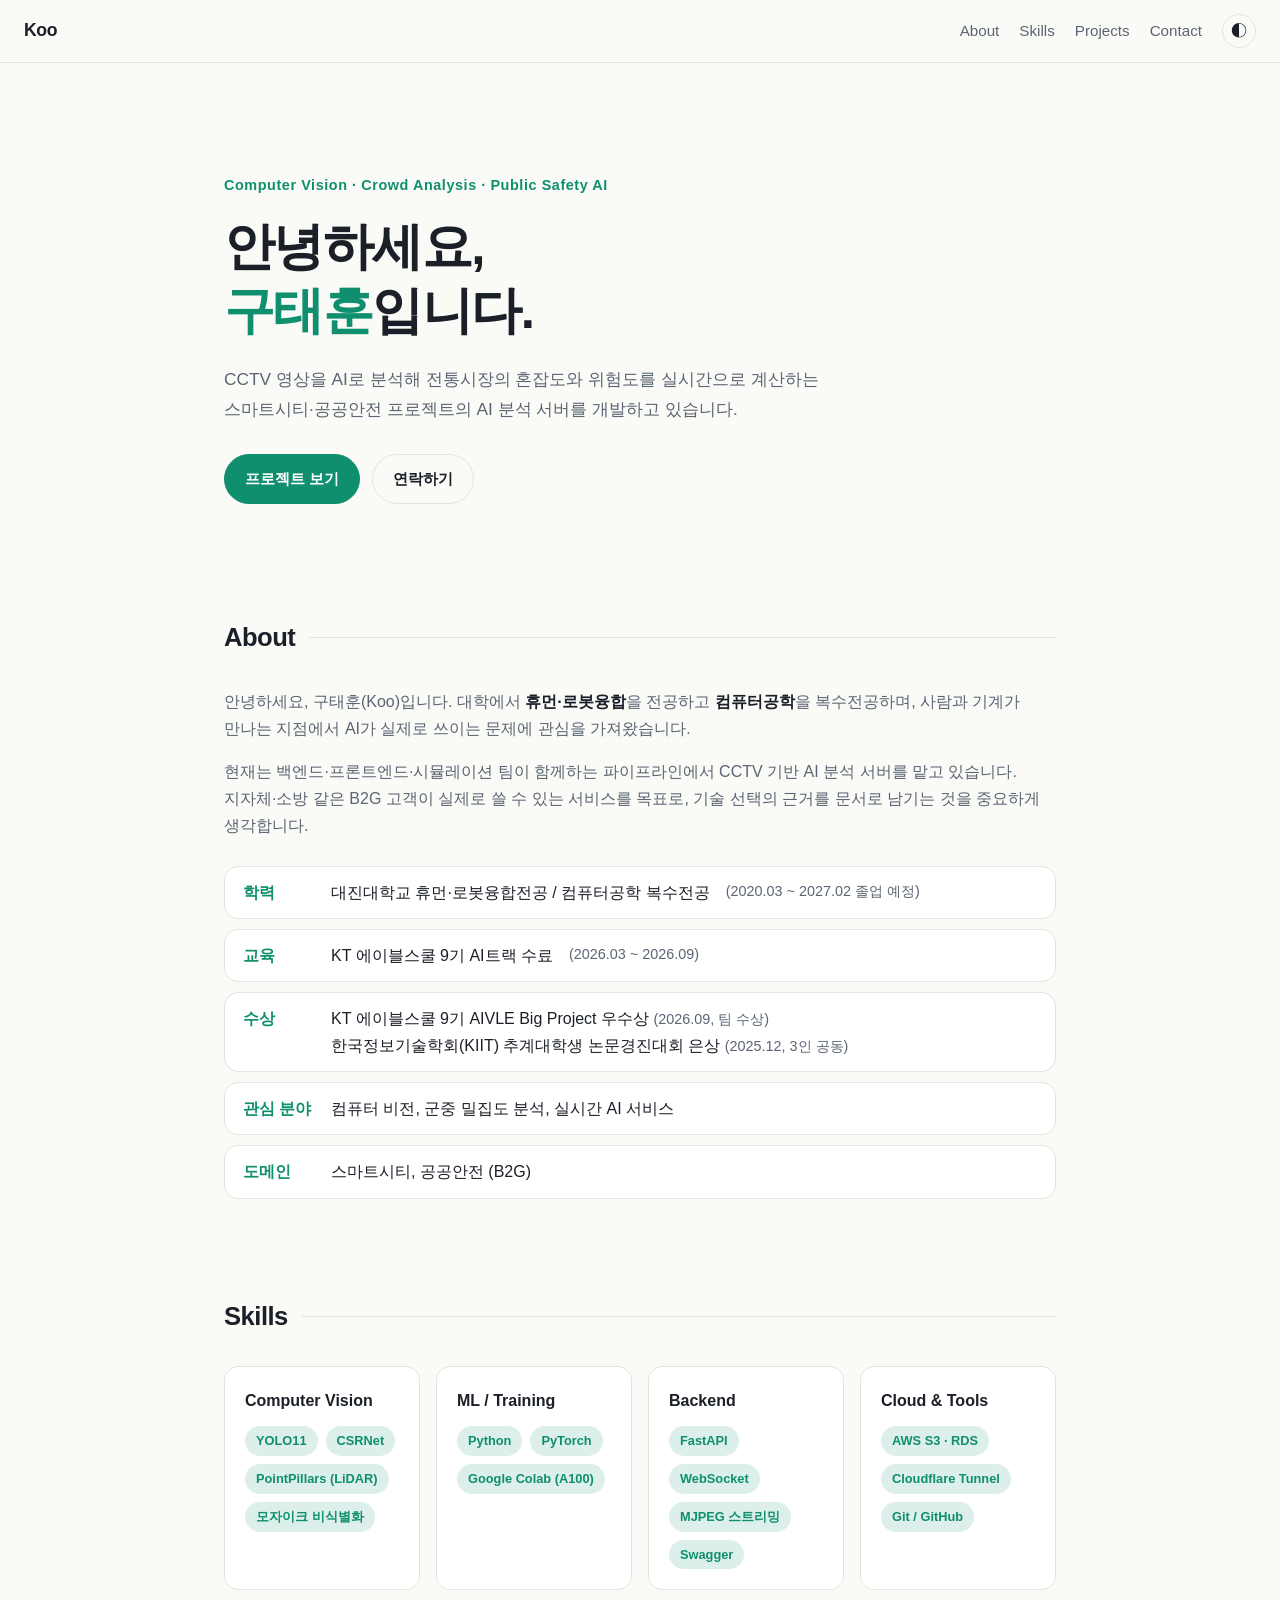
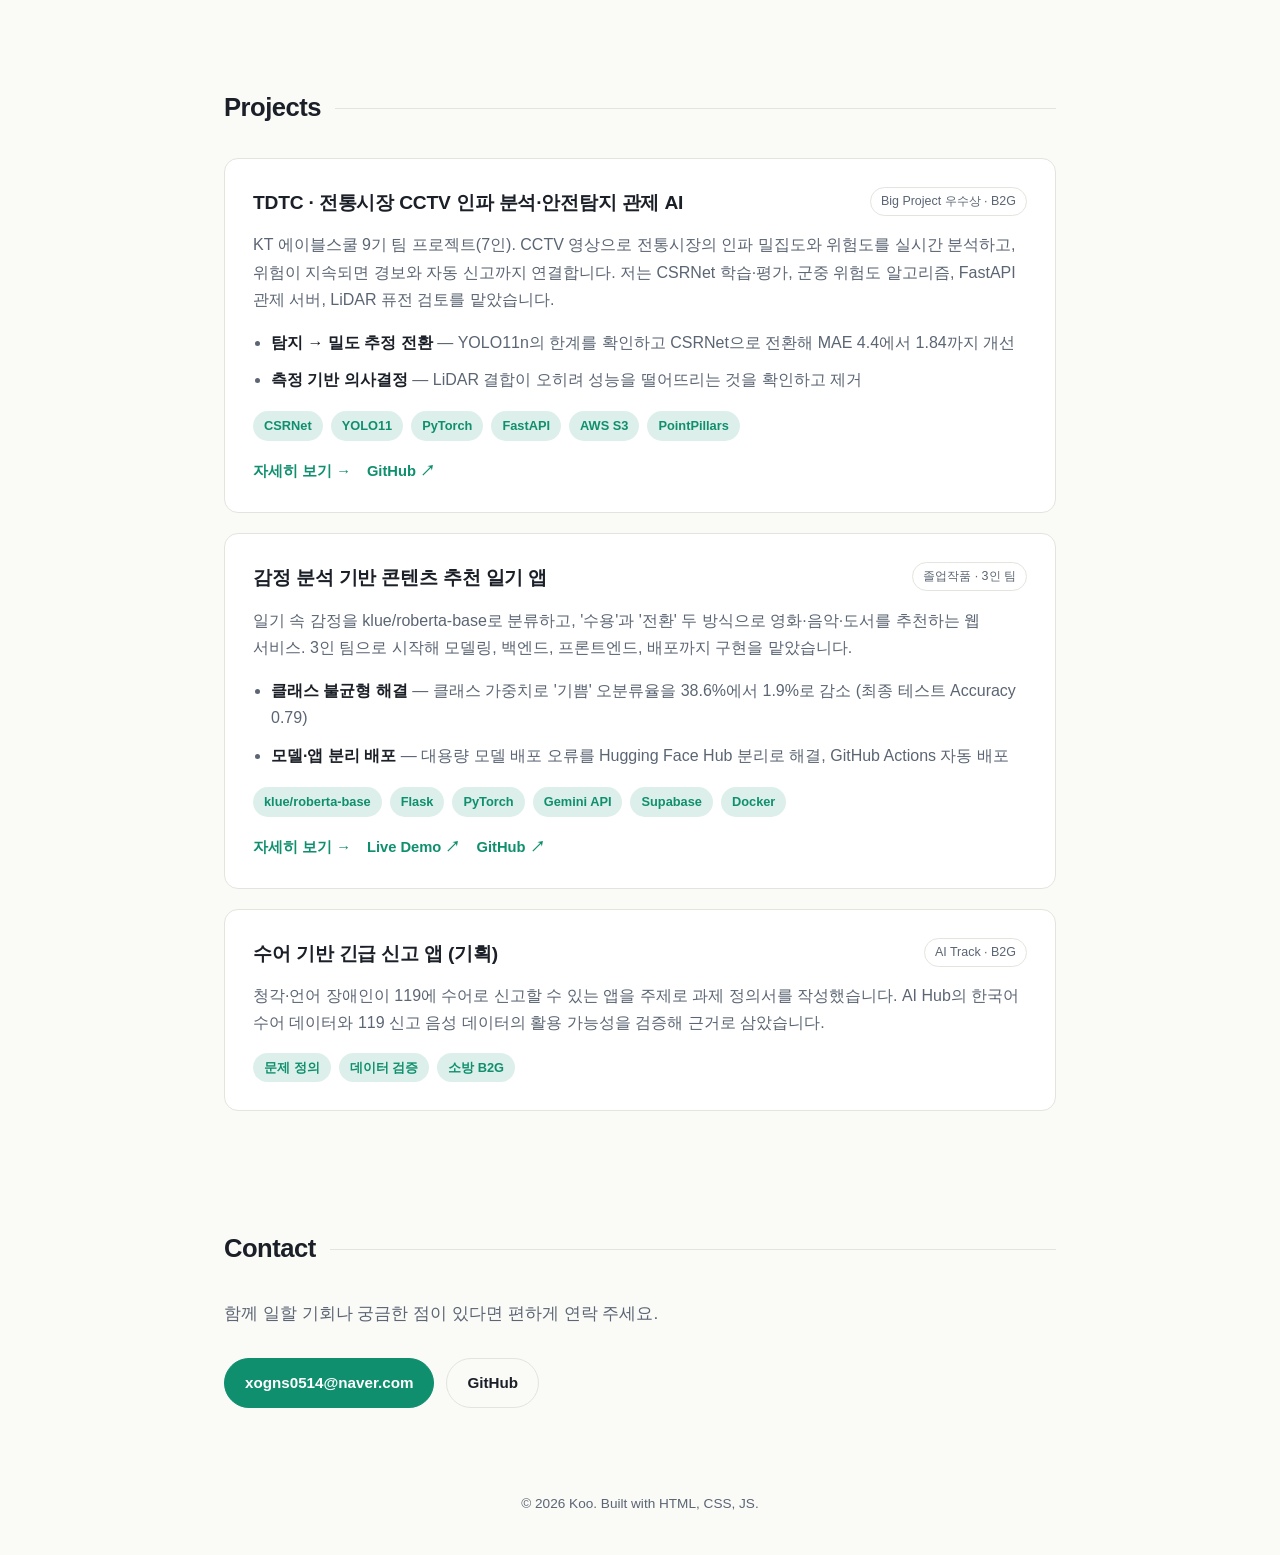
<file: index.html>
<!DOCTYPE html>
<html lang="ko">
<head>
  <meta charset="UTF-8">
  <meta name="viewport" content="width=device-width, initial-scale=1.0">
  <title>Koo | Portfolio</title>
  <meta name="description" content="컴퓨터 비전 기반 공공안전 AI를 만드는 Koo의 포트폴리오">
  <link rel="stylesheet" href="style.css">
</head>
<body>

  <header class="nav">
    <a href="#top" class="logo">Koo</a>
    <nav>
      <a href="#about">About</a>
      <a href="#skills">Skills</a>
      <a href="#projects">Projects</a>
      <a href="#contact">Contact</a>
      <button id="theme-toggle" aria-label="테마 전환">◐</button>
    </nav>
  </header>

  <main id="top">

    <!-- HERO -->
    <section class="hero">
      <p class="eyebrow">Computer Vision · Crowd Analysis · Public Safety AI</p>
      <h1>안녕하세요,<br><span class="accent">구태훈</span>입니다.</h1>
      <p class="lead">
        CCTV 영상을 AI로 분석해 전통시장의 혼잡도와 위험도를 실시간으로 계산하는
        스마트시티·공공안전 프로젝트의 AI 분석 서버를 개발하고 있습니다.
      </p>
      <div class="cta">
        <a class="btn primary" href="#projects">프로젝트 보기</a>
        <a class="btn" href="#contact">연락하기</a>
      </div>
    </section>

    <!-- ABOUT -->
    <section id="about" class="reveal">
      <h2>About</h2>
      <div class="about-grid">
        <p>
          안녕하세요, 구태훈(Koo)입니다. 대학에서 <strong>휴먼·로봇융합</strong>을 전공하고
          <strong>컴퓨터공학</strong>을 복수전공하며, 사람과 기계가 만나는 지점에서
          AI가 실제로 쓰이는 문제에 관심을 가져왔습니다.
        </p>
        <p>
          현재는 백엔드·프론트엔드·시뮬레이션 팀이 함께하는 파이프라인에서 CCTV 기반 AI 분석 서버를 맡고 있습니다.
          지자체·소방 같은 B2G 고객이 실제로 쓸 수 있는 서비스를 목표로, 기술 선택의 근거를 문서로 남기는 것을 중요하게 생각합니다.
        </p>
      </div>
      <ul class="facts">
        <li><span>학력</span>대진대학교 휴먼·로봇융합전공 / 컴퓨터공학 복수전공 <em>(2020.03 ~ 2027.02 졸업 예정)</em></li>
        <li><span>교육</span>KT 에이블스쿨 9기 AI트랙 수료 <em>(2026.03 ~ 2026.09)</em></li>
        <li><span>수상</span><div>KT 에이블스쿨 9기 AIVLE Big Project 우수상 <em>(2026.09, 팀 수상)</em><br>한국정보기술학회(KIIT) 추계대학생 논문경진대회 은상 <em>(2025.12, 3인 공동)</em></div></li>
        <li><span>관심 분야</span>컴퓨터 비전, 군중 밀집도 분석, 실시간 AI 서비스</li>
        <li><span>도메인</span>스마트시티, 공공안전 (B2G)</li>
      </ul>
    </section>

    <!-- SKILLS -->
    <section id="skills" class="reveal">
      <h2>Skills</h2>
      <div class="skill-grid">
        <div class="skill-card">
          <h3>Computer Vision</h3>
          <div class="tags"><span>YOLO11</span><span>CSRNet</span><span>PointPillars (LiDAR)</span><span>모자이크 비식별화</span></div>
        </div>
        <div class="skill-card">
          <h3>ML / Training</h3>
          <div class="tags"><span>Python</span><span>PyTorch</span><span>Google Colab (A100)</span></div>
        </div>
        <div class="skill-card">
          <h3>Backend</h3>
          <div class="tags"><span>FastAPI</span><span>WebSocket</span><span>MJPEG 스트리밍</span><span>Swagger</span></div>
        </div>
        <div class="skill-card">
          <h3>Cloud &amp; Tools</h3>
          <div class="tags"><span>AWS S3 · RDS</span><span>Cloudflare Tunnel</span><span>Git / GitHub</span></div>
        </div>
      </div>
    </section>

    <!-- PROJECTS -->
    <section id="projects" class="reveal">
      <h2>Projects</h2>

      <article class="project featured">
        <div class="project-head">
          <h3>TDTC · 전통시장 CCTV 인파 분석·안전탐지 관제 AI</h3>
          <span class="badge">Big Project 우수상 · B2G</span>
        </div>
        <p class="summary">
          KT 에이블스쿨 9기 팀 프로젝트(7인). CCTV 영상으로 전통시장의 인파 밀집도와 위험도를 실시간 분석하고,
          위험이 지속되면 경보와 자동 신고까지 연결합니다. 저는 CSRNet 학습·평가, 군중 위험도 알고리즘,
          FastAPI 관제 서버, LiDAR 퓨전 검토를 맡았습니다.
        </p>
        <ul class="points">
          <li><strong>탐지 → 밀도 추정 전환</strong> — YOLO11n의 한계를 확인하고 CSRNet으로 전환해 MAE 4.4에서 1.84까지 개선</li>
          <li><strong>측정 기반 의사결정</strong> — LiDAR 결합이 오히려 성능을 떨어뜨리는 것을 확인하고 제거</li>
        </ul>
        <div class="tags"><span>CSRNet</span><span>YOLO11</span><span>PyTorch</span><span>FastAPI</span><span>AWS S3</span><span>PointPillars</span></div>
        <div class="links">
          <a href="projects/tdtc.html" class="link">자세히 보기 →</a>
          <a href="https://github.com/StrongestTeam10/TDTC-AI-CCTV" class="link" target="_blank" rel="noopener">GitHub ↗</a>
        </div>
      </article>

      <article class="project">
        <div class="project-head">
          <h3>감정 분석 기반 콘텐츠 추천 일기 앱</h3>
          <span class="badge">졸업작품 · 3인 팀</span>
        </div>
        <p class="summary">
          일기 속 감정을 klue/roberta-base로 분류하고, '수용'과 '전환' 두 방식으로 영화·음악·도서를 추천하는 웹 서비스.
          3인 팀으로 시작해 모델링, 백엔드, 프론트엔드, 배포까지 구현을 맡았습니다.
        </p>
        <ul class="points">
          <li><strong>클래스 불균형 해결</strong> — 클래스 가중치로 '기쁨' 오분류율을 38.6%에서 1.9%로 감소 (최종 테스트 Accuracy 0.79)</li>
          <li><strong>모델·앱 분리 배포</strong> — 대용량 모델 배포 오류를 Hugging Face Hub 분리로 해결, GitHub Actions 자동 배포</li>
        </ul>
        <div class="tags"><span>klue/roberta-base</span><span>Flask</span><span>PyTorch</span><span>Gemini API</span><span>Supabase</span><span>Docker</span></div>
        <div class="links">
          <a href="projects/emotion-diary.html" class="link">자세히 보기 →</a>
          <a href="https://huggingface.co/spaces/taehoon222/emotion-chatbot-app" class="link" target="_blank" rel="noopener">Live Demo ↗</a>
          <a href="https://github.com/kootaeng2/Emotion-Chatbot-App" class="link" target="_blank" rel="noopener">GitHub ↗</a>
        </div>
      </article>

      <article class="project">
        <div class="project-head">
          <h3>수어 기반 긴급 신고 앱 (기획)</h3>
          <span class="badge">AI Track · B2G</span>
        </div>
        <p class="summary">
          청각·언어 장애인이 119에 수어로 신고할 수 있는 앱을 주제로 과제 정의서를 작성했습니다.
          AI Hub의 한국어 수어 데이터와 119 신고 음성 데이터의 활용 가능성을 검증해 근거로 삼았습니다.
        </p>
        <div class="tags"><span>문제 정의</span><span>데이터 검증</span><span>소방 B2G</span></div>
      </article>

    </section>

    <!-- CONTACT -->
    <section id="contact" class="reveal">
      <h2>Contact</h2>
      <p class="lead">함께 일할 기회나 궁금한 점이 있다면 편하게 연락 주세요.</p>
      <div class="contact-links">
        <a class="btn primary" href="mailto:xogns0514@naver.com">xogns0514@naver.com</a>
        <a class="btn" href="https://github.com/kootaeng2" target="_blank" rel="noopener">GitHub</a>
      </div>
    </section>

  </main>

  <footer>
    <p>© <span id="year"></span> Koo. Built with HTML, CSS, JS.</p>
  </footer>

  <script src="script.js"></script>
</body>
</html>
</file>
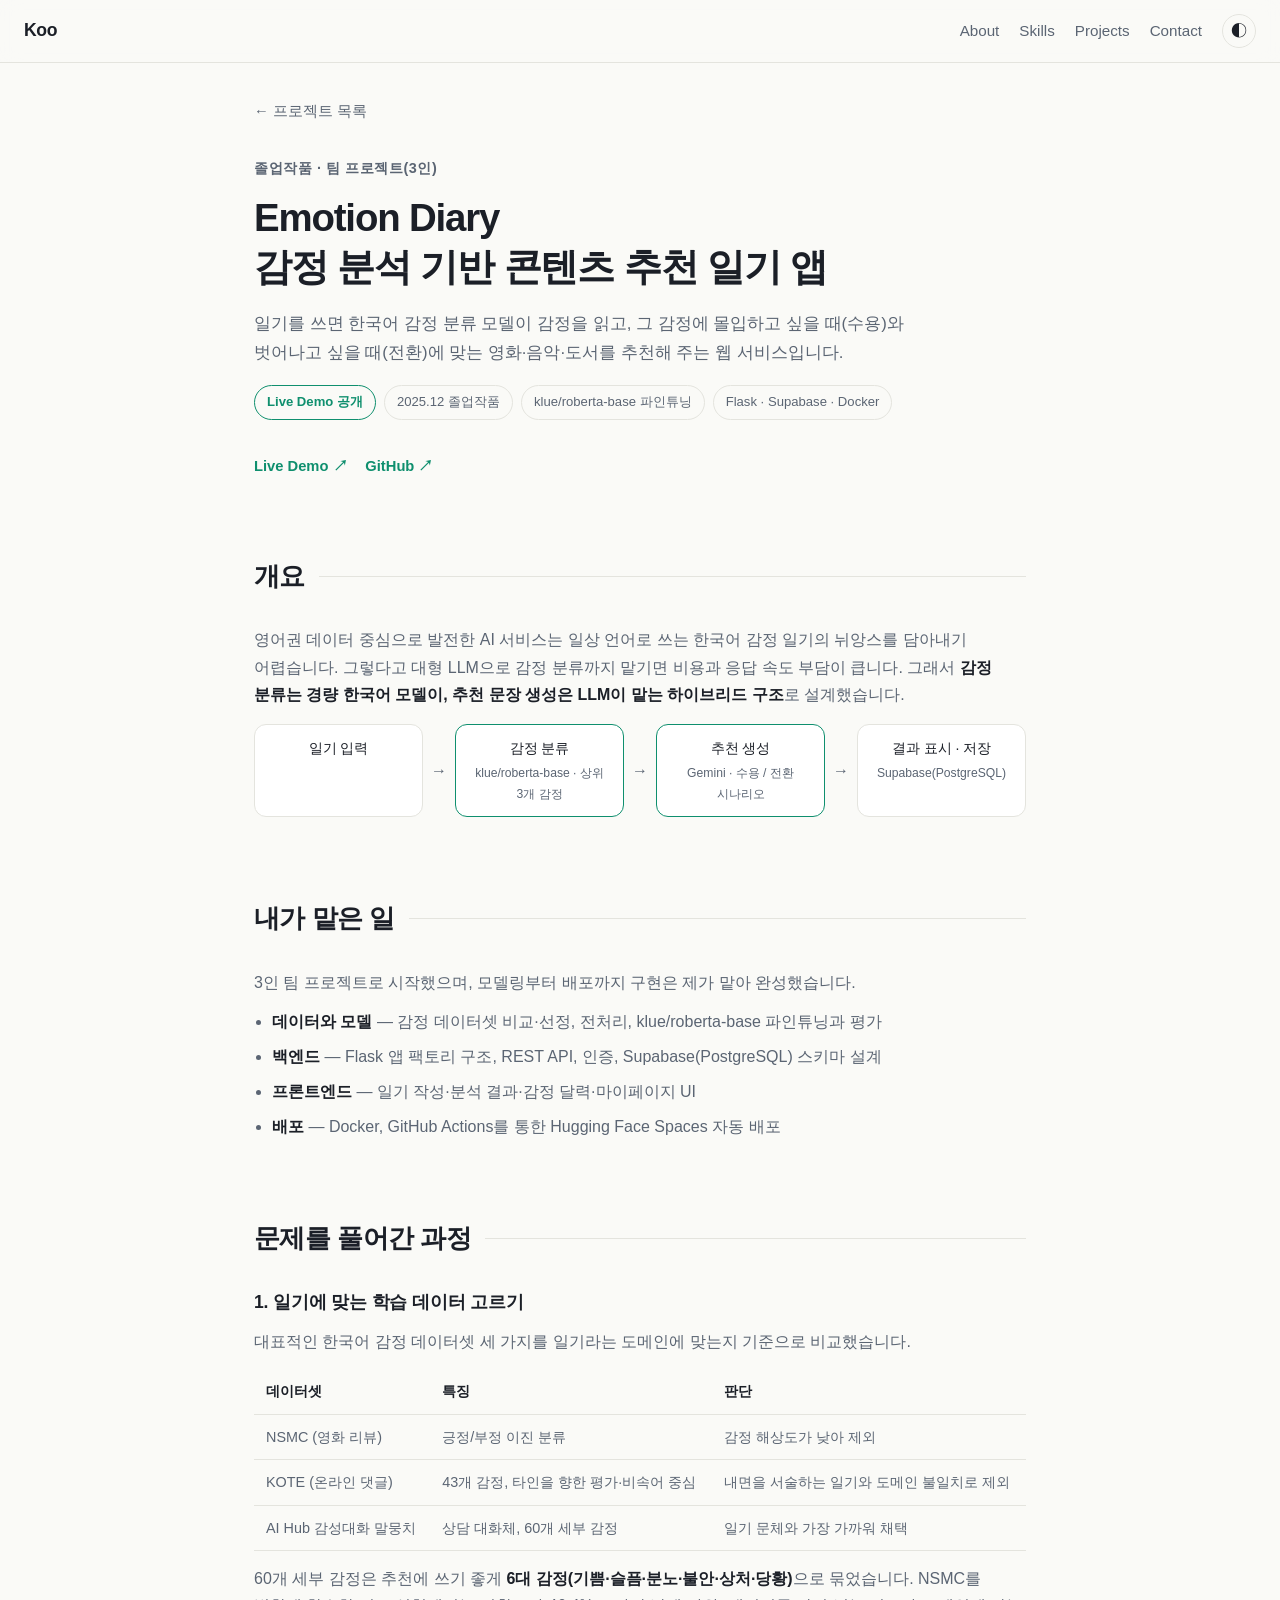
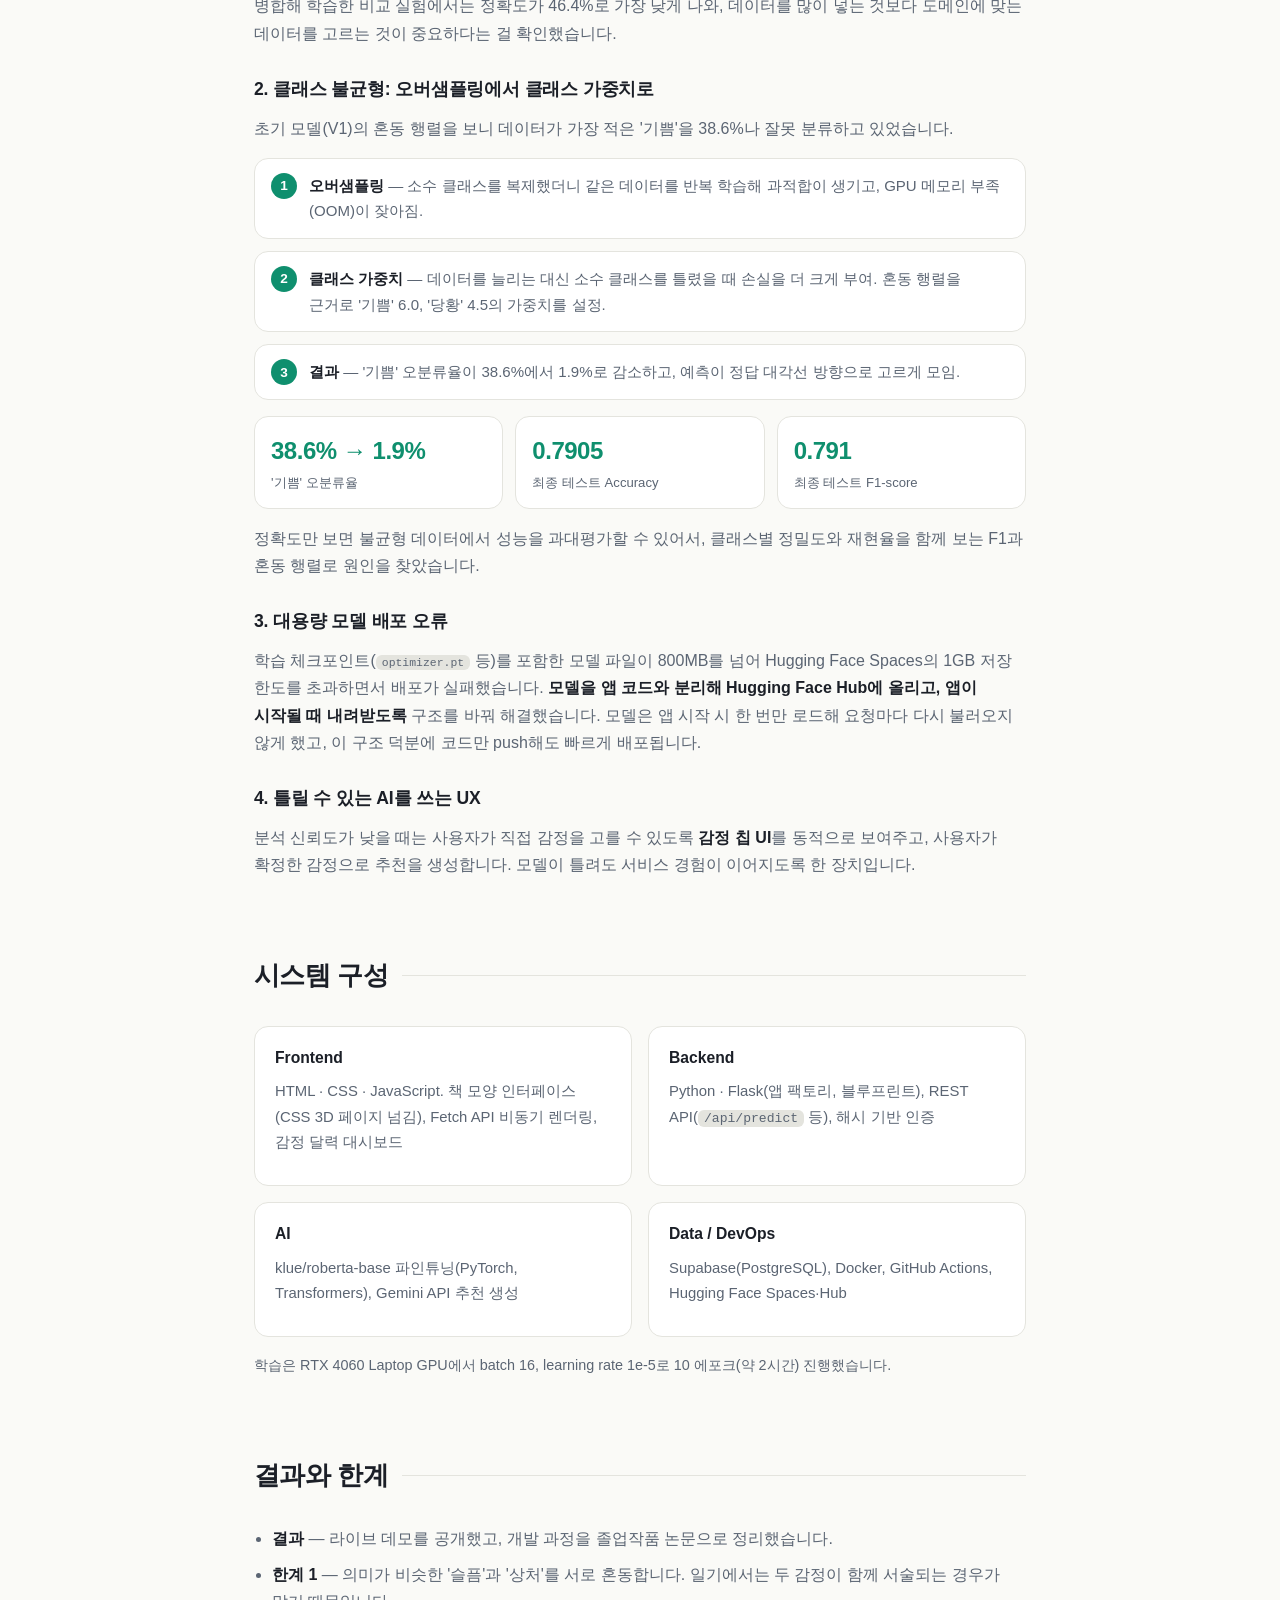
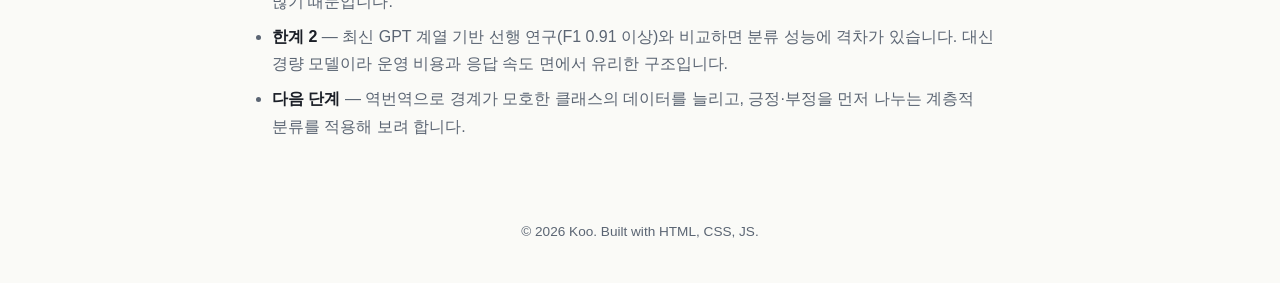
<file: projects/emotion-diary.html>
<!DOCTYPE html>
<html lang="ko">
<head>
  <meta charset="UTF-8">
  <meta name="viewport" content="width=device-width, initial-scale=1.0">
  <title>Emotion Diary | 구태훈 포트폴리오</title>
  <meta name="description" content="일기 속 감정을 분석하고 수용·전환 시나리오로 영화·음악·도서를 추천하는 감정 일기 웹 서비스">
  <link rel="stylesheet" href="../style.css">
</head>
<body>

  <header class="nav">
    <a href="../index.html" class="logo">Koo</a>
    <nav>
      <a href="../index.html#about">About</a>
      <a href="../index.html#skills">Skills</a>
      <a href="../index.html#projects">Projects</a>
      <a href="../index.html#contact">Contact</a>
      <button id="theme-toggle" aria-label="테마 전환">◐</button>
    </nav>
  </header>

  <main class="detail">
    <a class="back-link" href="../index.html#projects">← 프로젝트 목록</a>

    <div class="detail-hero">
      <p class="eyebrow">졸업작품 · 팀 프로젝트(3인)</p>
      <h1>Emotion Diary<br>감정 분석 기반 콘텐츠 추천 일기 앱</h1>
      <p class="sub">
        일기를 쓰면 한국어 감정 분류 모델이 감정을 읽고, 그 감정에 몰입하고 싶을 때(수용)와 벗어나고 싶을 때(전환)에 맞는
        영화·음악·도서를 추천해 주는 웹 서비스입니다.
      </p>
      <div class="chips">
        <span class="hl">Live Demo 공개</span>
        <span>2025.12 졸업작품</span>
        <span>klue/roberta-base 파인튜닝</span>
        <span>Flask · Supabase · Docker</span>
      </div>
      <p style="margin-top:20px">
        <a class="more-link" href="https://huggingface.co/spaces/taehoon222/emotion-chatbot-app" target="_blank" rel="noopener">Live Demo ↗</a>
        &nbsp;&nbsp;
        <a class="more-link" href="https://github.com/kootaeng2/Emotion-Chatbot-App" target="_blank" rel="noopener">GitHub ↗</a>
      </p>
    </div>

    <!-- 개요 -->
    <section class="reveal">
      <h2>개요</h2>
      <p>
        영어권 데이터 중심으로 발전한 AI 서비스는 일상 언어로 쓰는 한국어 감정 일기의 뉘앙스를 담아내기 어렵습니다.
        그렇다고 대형 LLM으로 감정 분류까지 맡기면 비용과 응답 속도 부담이 큽니다.
        그래서 <strong>감정 분류는 경량 한국어 모델이, 추천 문장 생성은 LLM이 맡는 하이브리드 구조</strong>로 설계했습니다.
      </p>
      <div class="flow">
        <div class="node">일기 입력</div><span class="arrow">→</span>
        <div class="node hl">감정 분류<small>klue/roberta-base · 상위 3개 감정</small></div><span class="arrow">→</span>
        <div class="node hl">추천 생성<small>Gemini · 수용 / 전환 시나리오</small></div><span class="arrow">→</span>
        <div class="node">결과 표시 · 저장<small>Supabase(PostgreSQL)</small></div>
      </div>
    </section>

    <!-- 내 역할 -->
    <section class="reveal">
      <h2>내가 맡은 일</h2>
      <p>3인 팀 프로젝트로 시작했으며, 모델링부터 배포까지 구현은 제가 맡아 완성했습니다.</p>
      <ul class="plain">
        <li><strong>데이터와 모델</strong> — 감정 데이터셋 비교·선정, 전처리, klue/roberta-base 파인튜닝과 평가</li>
        <li><strong>백엔드</strong> — Flask 앱 팩토리 구조, REST API, 인증, Supabase(PostgreSQL) 스키마 설계</li>
        <li><strong>프론트엔드</strong> — 일기 작성·분석 결과·감정 달력·마이페이지 UI</li>
        <li><strong>배포</strong> — Docker, GitHub Actions를 통한 Hugging Face Spaces 자동 배포</li>
      </ul>
    </section>

    <!-- 문제 해결 -->
    <section class="reveal">
      <h2>문제를 풀어간 과정</h2>

      <h3>1. 일기에 맞는 학습 데이터 고르기</h3>
      <p>대표적인 한국어 감정 데이터셋 세 가지를 일기라는 도메인에 맞는지 기준으로 비교했습니다.</p>
      <div class="table-wrap">
        <table class="spec">
          <tr><th>데이터셋</th><th>특징</th><th>판단</th></tr>
          <tr><td>NSMC (영화 리뷰)</td><td>긍정/부정 이진 분류</td><td>감정 해상도가 낮아 제외</td></tr>
          <tr><td>KOTE (온라인 댓글)</td><td>43개 감정, 타인을 향한 평가·비속어 중심</td><td>내면을 서술하는 일기와 도메인 불일치로 제외</td></tr>
          <tr><td>AI Hub 감성대화 말뭉치</td><td>상담 대화체, 60개 세부 감정</td><td>일기 문체와 가장 가까워 채택</td></tr>
        </table>
      </div>
      <p>
        60개 세부 감정은 추천에 쓰기 좋게 <strong>6대 감정(기쁨·슬픔·분노·불안·상처·당황)</strong>으로 묶었습니다.
        NSMC를 병합해 학습한 비교 실험에서는 정확도가 46.4%로 가장 낮게 나와, 데이터를 많이 넣는 것보다 도메인에 맞는 데이터를 고르는 것이 중요하다는 걸 확인했습니다.
      </p>

      <h3>2. 클래스 불균형: 오버샘플링에서 클래스 가중치로</h3>
      <p>초기 모델(V1)의 혼동 행렬을 보니 데이터가 가장 적은 '기쁨'을 38.6%나 잘못 분류하고 있었습니다.</p>
      <ol class="steps">
        <li><b>오버샘플링</b> — 소수 클래스를 복제했더니 같은 데이터를 반복 학습해 과적합이 생기고, GPU 메모리 부족(OOM)이 잦아짐.</li>
        <li><b>클래스 가중치</b> — 데이터를 늘리는 대신 소수 클래스를 틀렸을 때 손실을 더 크게 부여. 혼동 행렬을 근거로 '기쁨' 6.0, '당황' 4.5의 가중치를 설정.</li>
        <li><b>결과</b> — '기쁨' 오분류율이 38.6%에서 1.9%로 감소하고, 예측이 정답 대각선 방향으로 고르게 모임.</li>
      </ol>
      <div class="stat-row">
        <div class="stat"><div class="n">38.6% → 1.9%</div><div class="l">'기쁨' 오분류율</div></div>
        <div class="stat"><div class="n">0.7905</div><div class="l">최종 테스트 Accuracy</div></div>
        <div class="stat"><div class="n">0.791</div><div class="l">최종 테스트 F1-score</div></div>
      </div>
      <p>정확도만 보면 불균형 데이터에서 성능을 과대평가할 수 있어서, 클래스별 정밀도와 재현율을 함께 보는 F1과 혼동 행렬로 원인을 찾았습니다.</p>

      <h3>3. 대용량 모델 배포 오류</h3>
      <p>
        학습 체크포인트(<code>optimizer.pt</code> 등)를 포함한 모델 파일이 800MB를 넘어 Hugging Face Spaces의 1GB 저장 한도를 초과하면서 배포가 실패했습니다.
        <strong>모델을 앱 코드와 분리해 Hugging Face Hub에 올리고, 앱이 시작될 때 내려받도록</strong> 구조를 바꿔 해결했습니다.
        모델은 앱 시작 시 한 번만 로드해 요청마다 다시 불러오지 않게 했고, 이 구조 덕분에 코드만 push해도 빠르게 배포됩니다.
      </p>

      <h3>4. 틀릴 수 있는 AI를 쓰는 UX</h3>
      <p>
        분석 신뢰도가 낮을 때는 사용자가 직접 감정을 고를 수 있도록 <strong>감정 칩 UI</strong>를 동적으로 보여주고, 사용자가 확정한 감정으로 추천을 생성합니다.
        모델이 틀려도 서비스 경험이 이어지도록 한 장치입니다.
      </p>
    </section>

    <!-- 구성 -->
    <section class="reveal">
      <h2>시스템 구성</h2>
      <div class="two-col even">
        <div class="box">
          <h4>Frontend</h4>
          <p>HTML · CSS · JavaScript. 책 모양 인터페이스(CSS 3D 페이지 넘김), Fetch API 비동기 렌더링, 감정 달력 대시보드</p>
        </div>
        <div class="box">
          <h4>Backend</h4>
          <p>Python · Flask(앱 팩토리, 블루프린트), REST API(<code>/api/predict</code> 등), 해시 기반 인증</p>
        </div>
        <div class="box">
          <h4>AI</h4>
          <p>klue/roberta-base 파인튜닝(PyTorch, Transformers), Gemini API 추천 생성</p>
        </div>
        <div class="box">
          <h4>Data / DevOps</h4>
          <p>Supabase(PostgreSQL), Docker, GitHub Actions, Hugging Face Spaces·Hub</p>
        </div>
      </div>
      <p style="font-size:0.9rem">학습은 RTX 4060 Laptop GPU에서 batch 16, learning rate 1e-5로 10 에포크(약 2시간) 진행했습니다.</p>
    </section>

    <!-- 결과와 한계 -->
    <section class="reveal">
      <h2>결과와 한계</h2>
      <ul class="plain">
        <li><strong>결과</strong> — 라이브 데모를 공개했고, 개발 과정을 졸업작품 논문으로 정리했습니다.</li>
        <li><strong>한계 1</strong> — 의미가 비슷한 '슬픔'과 '상처'를 서로 혼동합니다. 일기에서는 두 감정이 함께 서술되는 경우가 많기 때문입니다.</li>
        <li><strong>한계 2</strong> — 최신 GPT 계열 기반 선행 연구(F1 0.91 이상)와 비교하면 분류 성능에 격차가 있습니다. 대신 경량 모델이라 운영 비용과 응답 속도 면에서 유리한 구조입니다.</li>
        <li><strong>다음 단계</strong> — 역번역으로 경계가 모호한 클래스의 데이터를 늘리고, 긍정·부정을 먼저 나누는 계층적 분류를 적용해 보려 합니다.</li>
      </ul>
    </section>
  </main>

  <footer>
    <p>© <span id="year"></span> Koo. Built with HTML, CSS, JS.</p>
  </footer>

  <script src="../script.js"></script>
</body>
</html>
</file>
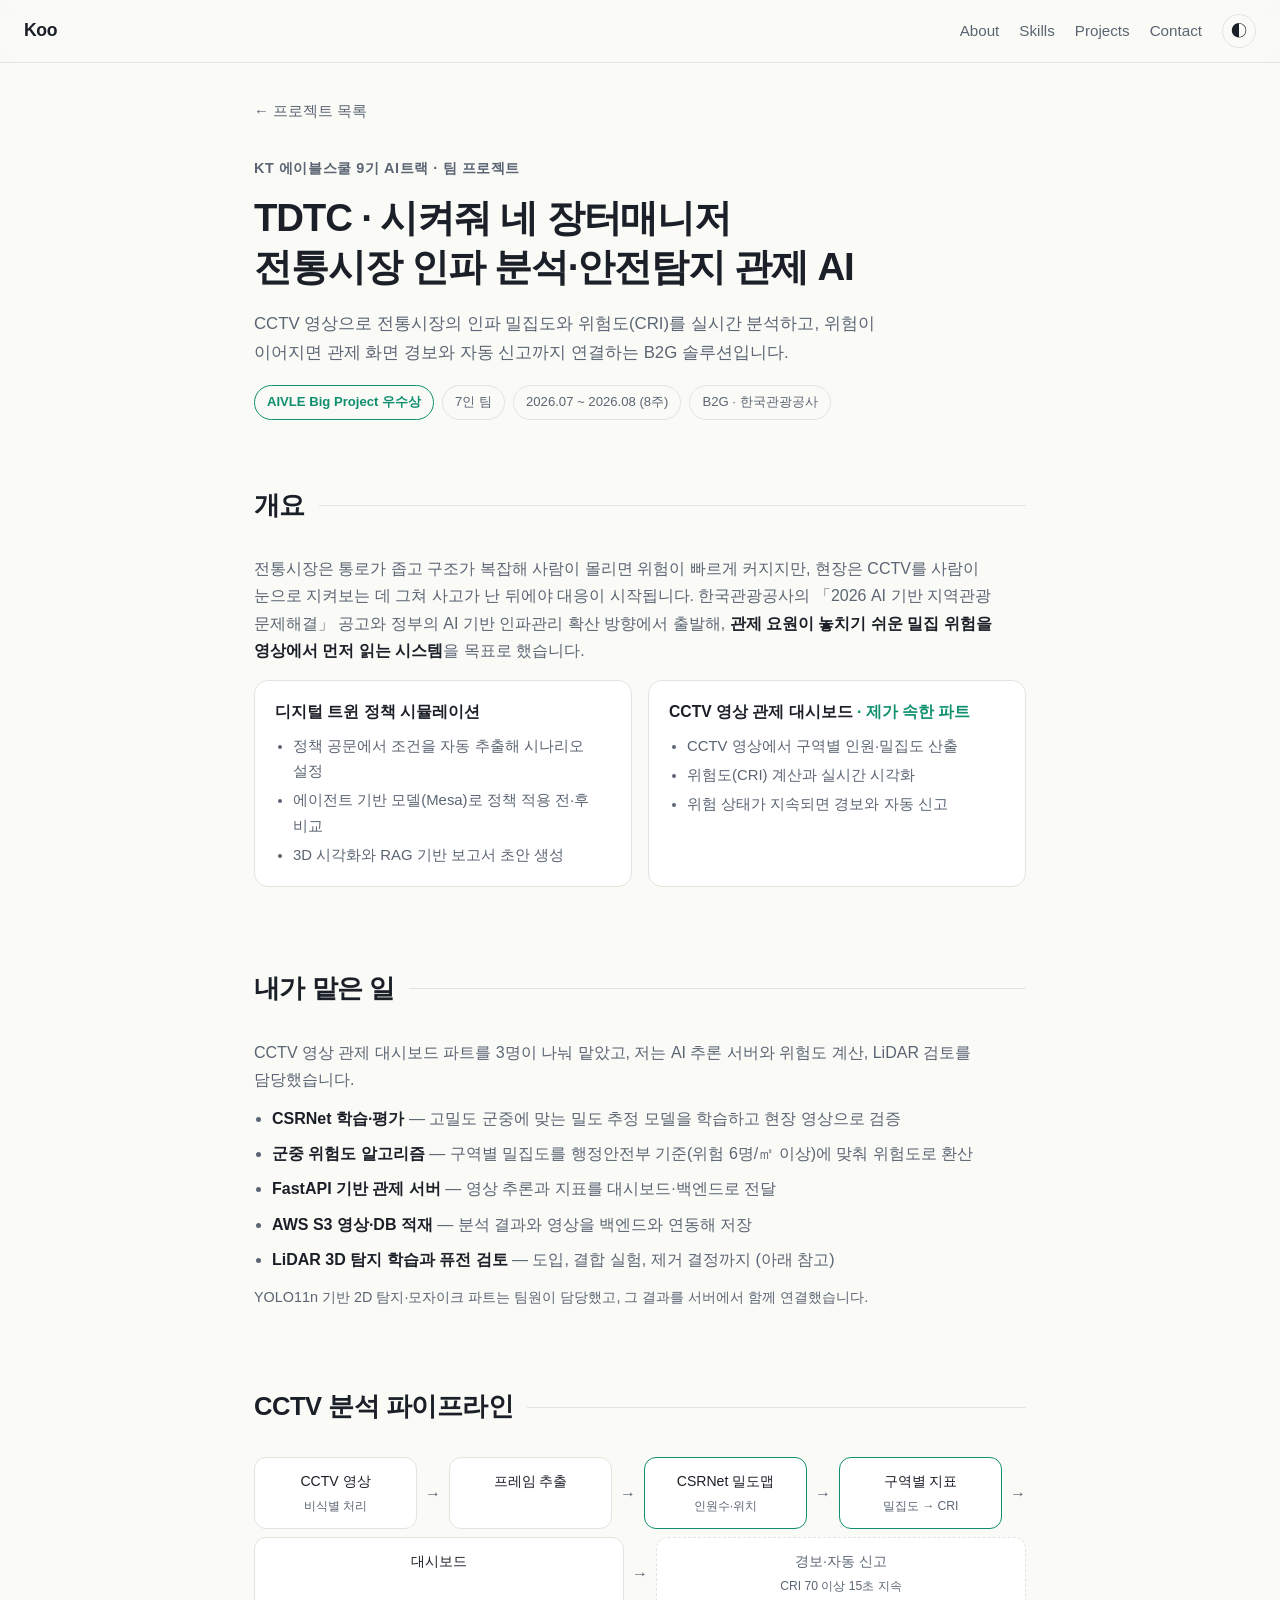
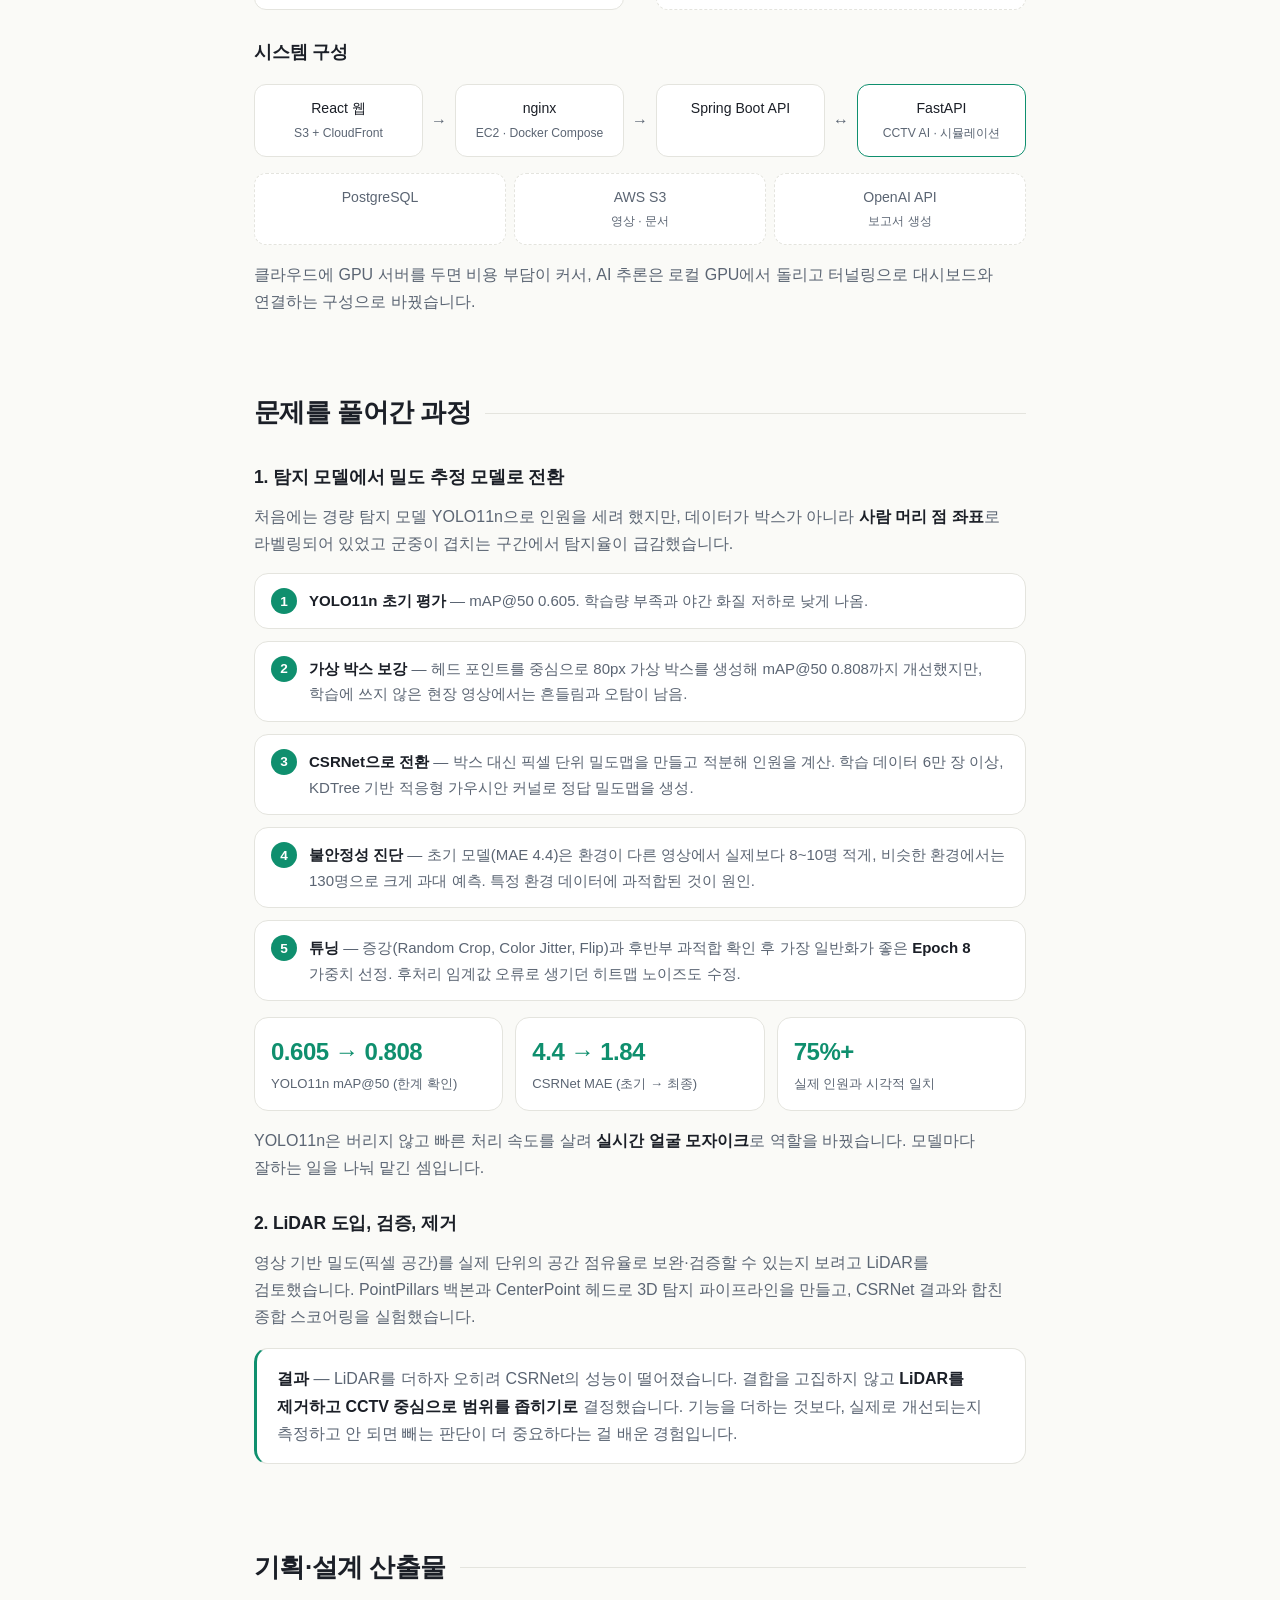
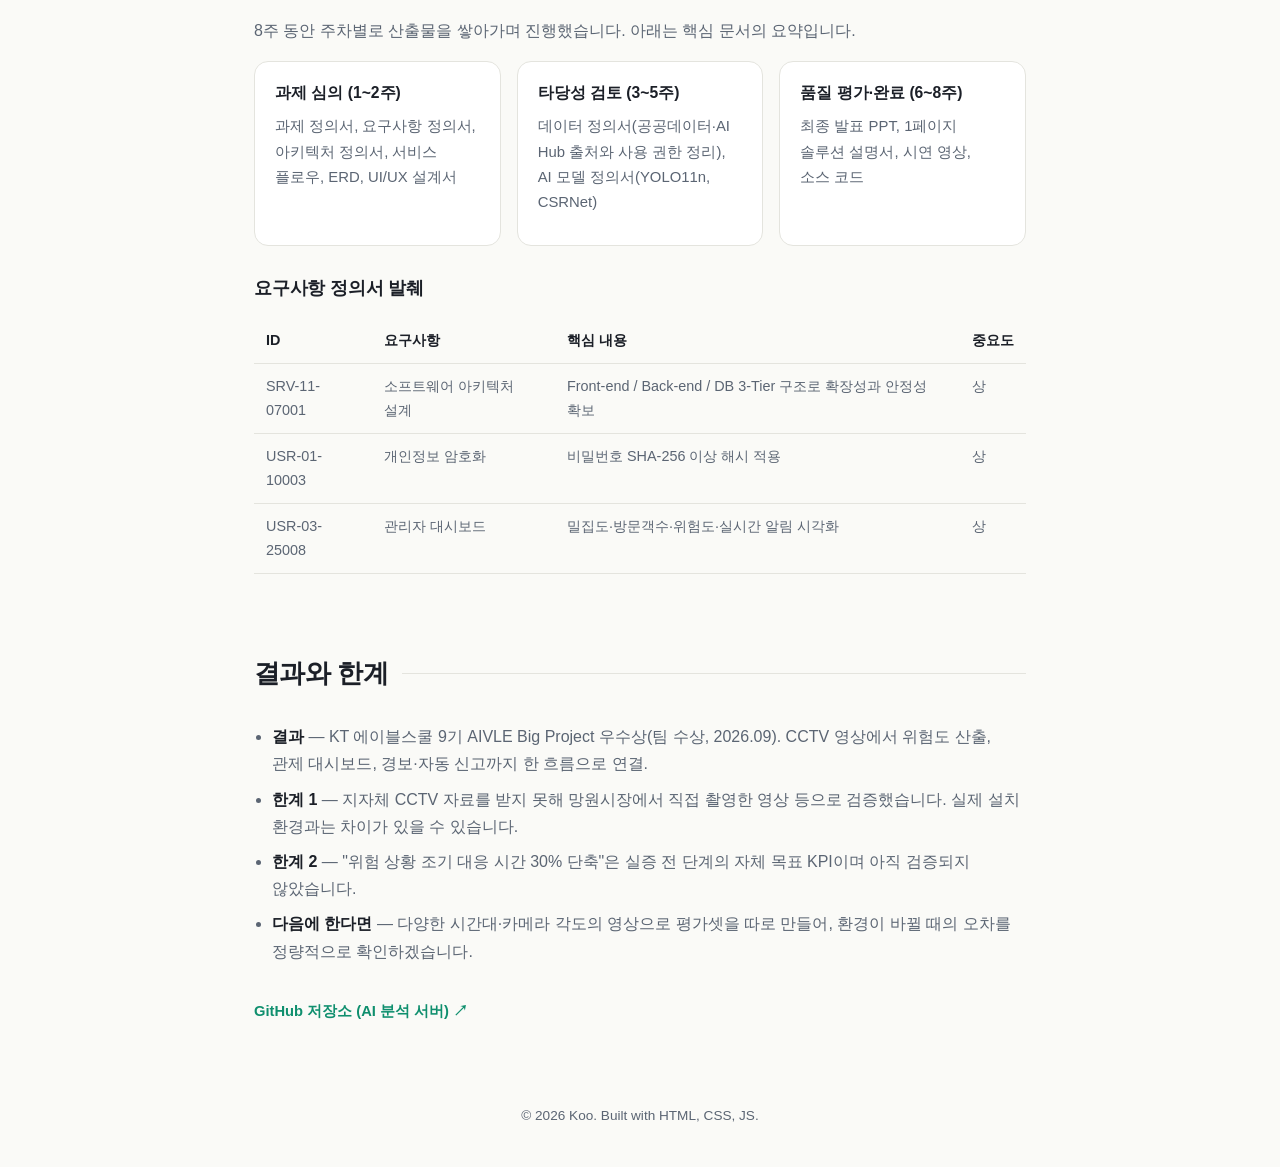
<file: projects/tdtc.html>
<!DOCTYPE html>
<html lang="ko">
<head>
  <meta charset="UTF-8">
  <meta name="viewport" content="width=device-width, initial-scale=1.0">
  <title>TDTC | 구태훈 포트폴리오</title>
  <meta name="description" content="KT 에이블스쿨 9기 팀 프로젝트 TDTC: CCTV 영상으로 전통시장 인파 밀집도와 위험도를 실시간 분석하는 관제 AI">
  <link rel="stylesheet" href="../style.css">
</head>
<body>

  <header class="nav">
    <a href="../index.html" class="logo">Koo</a>
    <nav>
      <a href="../index.html#about">About</a>
      <a href="../index.html#skills">Skills</a>
      <a href="../index.html#projects">Projects</a>
      <a href="../index.html#contact">Contact</a>
      <button id="theme-toggle" aria-label="테마 전환">◐</button>
    </nav>
  </header>

  <main class="detail">
    <a class="back-link" href="../index.html#projects">← 프로젝트 목록</a>

    <div class="detail-hero">
      <p class="eyebrow">KT 에이블스쿨 9기 AI트랙 · 팀 프로젝트</p>
      <h1>TDTC · 시켜줘 네 장터매니저<br>전통시장 인파 분석·안전탐지 관제 AI</h1>
      <p class="sub">
        CCTV 영상으로 전통시장의 인파 밀집도와 위험도(CRI)를 실시간 분석하고,
        위험이 이어지면 관제 화면 경보와 자동 신고까지 연결하는 B2G 솔루션입니다.
      </p>
      <div class="chips">
        <span class="hl">AIVLE Big Project 우수상</span>
        <span>7인 팀</span>
        <span>2026.07 ~ 2026.08 (8주)</span>
        <span>B2G · 한국관광공사</span>
      </div>
    </div>

    <!-- 1. 개요 -->
    <section class="reveal">
      <h2>개요</h2>
      <p>
        전통시장은 통로가 좁고 구조가 복잡해 사람이 몰리면 위험이 빠르게 커지지만, 현장은 CCTV를
        사람이 눈으로 지켜보는 데 그쳐 사고가 난 뒤에야 대응이 시작됩니다.
        한국관광공사의 「2026 AI 기반 지역관광 문제해결」 공고와 정부의 AI 기반 인파관리 확산 방향에서 출발해,
        <strong>관제 요원이 놓치기 쉬운 밀집 위험을 영상에서 먼저 읽는 시스템</strong>을 목표로 했습니다.
      </p>
      <div class="two-col">
        <div class="box">
          <h4>디지털 트윈 정책 시뮬레이션</h4>
          <ul>
            <li>정책 공문에서 조건을 자동 추출해 시나리오 설정</li>
            <li>에이전트 기반 모델(Mesa)로 정책 적용 전·후 비교</li>
            <li>3D 시각화와 RAG 기반 보고서 초안 생성</li>
          </ul>
        </div>
        <div class="box">
          <h4>CCTV 영상 관제 대시보드 <span style="color:var(--accent)">· 제가 속한 파트</span></h4>
          <ul>
            <li>CCTV 영상에서 구역별 인원·밀집도 산출</li>
            <li>위험도(CRI) 계산과 실시간 시각화</li>
            <li>위험 상태가 지속되면 경보와 자동 신고</li>
          </ul>
        </div>
      </div>
    </section>

    <!-- 2. 내 역할 -->
    <section class="reveal">
      <h2>내가 맡은 일</h2>
      <p>CCTV 영상 관제 대시보드 파트를 3명이 나눠 맡았고, 저는 AI 추론 서버와 위험도 계산, LiDAR 검토를 담당했습니다.</p>
      <ul class="plain">
        <li><strong>CSRNet 학습·평가</strong> — 고밀도 군중에 맞는 밀도 추정 모델을 학습하고 현장 영상으로 검증</li>
        <li><strong>군중 위험도 알고리즘</strong> — 구역별 밀집도를 행정안전부 기준(위험 6명/㎡ 이상)에 맞춰 위험도로 환산</li>
        <li><strong>FastAPI 기반 관제 서버</strong> — 영상 추론과 지표를 대시보드·백엔드로 전달</li>
        <li><strong>AWS S3 영상·DB 적재</strong> — 분석 결과와 영상을 백엔드와 연동해 저장</li>
        <li><strong>LiDAR 3D 탐지 학습과 퓨전 검토</strong> — 도입, 결합 실험, 제거 결정까지 (아래 참고)</li>
      </ul>
      <p style="font-size:0.9rem">YOLO11n 기반 2D 탐지·모자이크 파트는 팀원이 담당했고, 그 결과를 서버에서 함께 연결했습니다.</p>
    </section>

    <!-- 3. 파이프라인 -->
    <section class="reveal">
      <h2>CCTV 분석 파이프라인</h2>
      <div class="flow">
        <div class="node">CCTV 영상<small>비식별 처리</small></div><span class="arrow">→</span>
        <div class="node">프레임 추출</div><span class="arrow">→</span>
        <div class="node hl">CSRNet 밀도맵<small>인원수·위치</small></div><span class="arrow">→</span>
        <div class="node hl">구역별 지표<small>밀집도 → CRI</small></div><span class="arrow">→</span>
        <div class="node">대시보드</div><span class="arrow">→</span>
        <div class="node out">경보·자동 신고<small>CRI 70 이상 15초 지속</small></div>
      </div>
      <h3>시스템 구성</h3>
      <div class="flow">
        <div class="node">React 웹<small>S3 + CloudFront</small></div><span class="arrow">→</span>
        <div class="node">nginx<small>EC2 · Docker Compose</small></div><span class="arrow">→</span>
        <div class="node">Spring Boot API</div><span class="arrow">↔</span>
        <div class="node hl">FastAPI<small>CCTV AI · 시뮬레이션</small></div>
      </div>
      <div class="flow">
        <div class="node out">PostgreSQL</div>
        <div class="node out">AWS S3<small>영상 · 문서</small></div>
        <div class="node out">OpenAI API<small>보고서 생성</small></div>
      </div>
      <p>
        클라우드에 GPU 서버를 두면 비용 부담이 커서, AI 추론은 로컬 GPU에서 돌리고 터널링으로 대시보드와 연결하는 구성으로 바꿨습니다.
      </p>
    </section>

    <!-- 4. 문제 해결 -->
    <section class="reveal">
      <h2>문제를 풀어간 과정</h2>

      <h3>1. 탐지 모델에서 밀도 추정 모델로 전환</h3>
      <p>
        처음에는 경량 탐지 모델 YOLO11n으로 인원을 세려 했지만, 데이터가 박스가 아니라
        <strong>사람 머리 점 좌표</strong>로 라벨링되어 있었고 군중이 겹치는 구간에서 탐지율이 급감했습니다.
      </p>
      <ol class="steps">
        <li><b>YOLO11n 초기 평가</b> — mAP@50 0.605. 학습량 부족과 야간 화질 저하로 낮게 나옴.</li>
        <li><b>가상 박스 보강</b> — 헤드 포인트를 중심으로 80px 가상 박스를 생성해 mAP@50 0.808까지 개선했지만, 학습에 쓰지 않은 현장 영상에서는 흔들림과 오탐이 남음.</li>
        <li><b>CSRNet으로 전환</b> — 박스 대신 픽셀 단위 밀도맵을 만들고 적분해 인원을 계산. 학습 데이터 6만 장 이상, KDTree 기반 적응형 가우시안 커널로 정답 밀도맵을 생성.</li>
        <li><b>불안정성 진단</b> — 초기 모델(MAE 4.4)은 환경이 다른 영상에서 실제보다 8~10명 적게, 비슷한 환경에서는 130명으로 크게 과대 예측. 특정 환경 데이터에 과적합된 것이 원인.</li>
        <li><b>튜닝</b> — 증강(Random Crop, Color Jitter, Flip)과 후반부 과적합 확인 후 가장 일반화가 좋은 <b>Epoch 8</b> 가중치 선정. 후처리 임계값 오류로 생기던 히트맵 노이즈도 수정.</li>
      </ol>
      <div class="stat-row">
        <div class="stat"><div class="n">0.605 → 0.808</div><div class="l">YOLO11n mAP@50 (한계 확인)</div></div>
        <div class="stat"><div class="n">4.4 → 1.84</div><div class="l">CSRNet MAE (초기 → 최종)</div></div>
        <div class="stat"><div class="n">75%+</div><div class="l">실제 인원과 시각적 일치</div></div>
      </div>
      <p>YOLO11n은 버리지 않고 빠른 처리 속도를 살려 <strong>실시간 얼굴 모자이크</strong>로 역할을 바꿨습니다. 모델마다 잘하는 일을 나눠 맡긴 셈입니다.</p>

      <h3>2. LiDAR 도입, 검증, 제거</h3>
      <p>
        영상 기반 밀도(픽셀 공간)를 실제 단위의 공간 점유율로 보완·검증할 수 있는지 보려고 LiDAR를 검토했습니다.
        PointPillars 백본과 CenterPoint 헤드로 3D 탐지 파이프라인을 만들고, CSRNet 결과와 합친 종합 스코어링을 실험했습니다.
      </p>
      <div class="callout">
        <strong>결과</strong> — LiDAR를 더하자 오히려 CSRNet의 성능이 떨어졌습니다.
        결합을 고집하지 않고 <strong>LiDAR를 제거하고 CCTV 중심으로 범위를 좁히기로</strong> 결정했습니다.
        기능을 더하는 것보다, 실제로 개선되는지 측정하고 안 되면 빼는 판단이 더 중요하다는 걸 배운 경험입니다.
      </div>
    </section>

    <!-- 5. 산출물 -->
    <section class="reveal">
      <h2>기획·설계 산출물</h2>
      <p>8주 동안 주차별로 산출물을 쌓아가며 진행했습니다. 아래는 핵심 문서의 요약입니다.</p>
      <div class="two-col">
        <div class="box"><h4>과제 심의 (1~2주)</h4><p>과제 정의서, 요구사항 정의서, 아키텍처 정의서, 서비스 플로우, ERD, UI/UX 설계서</p></div>
        <div class="box"><h4>타당성 검토 (3~5주)</h4><p>데이터 정의서(공공데이터·AI Hub 출처와 사용 권한 정리), AI 모델 정의서(YOLO11n, CSRNet)</p></div>
        <div class="box"><h4>품질 평가·완료 (6~8주)</h4><p>최종 발표 PPT, 1페이지 솔루션 설명서, 시연 영상, 소스 코드</p></div>
      </div>
      <h3>요구사항 정의서 발췌</h3>
      <div class="table-wrap">
        <table class="spec">
          <tr><th>ID</th><th>요구사항</th><th>핵심 내용</th><th>중요도</th></tr>
          <tr><td>SRV-11-07001</td><td>소프트웨어 아키텍처 설계</td><td>Front-end / Back-end / DB 3-Tier 구조로 확장성과 안정성 확보</td><td>상</td></tr>
          <tr><td>USR-01-10003</td><td>개인정보 암호화</td><td>비밀번호 SHA-256 이상 해시 적용</td><td>상</td></tr>
          <tr><td>USR-03-25008</td><td>관리자 대시보드</td><td>밀집도·방문객수·위험도·실시간 알림 시각화</td><td>상</td></tr>
        </table>
      </div>
    </section>

    <!-- 6. 결과와 한계 -->
    <section class="reveal">
      <h2>결과와 한계</h2>
      <ul class="plain">
        <li><strong>결과</strong> — KT 에이블스쿨 9기 AIVLE Big Project 우수상(팀 수상, 2026.09). CCTV 영상에서 위험도 산출, 관제 대시보드, 경보·자동 신고까지 한 흐름으로 연결.</li>
        <li><strong>한계 1</strong> — 지자체 CCTV 자료를 받지 못해 망원시장에서 직접 촬영한 영상 등으로 검증했습니다. 실제 설치 환경과는 차이가 있을 수 있습니다.</li>
        <li><strong>한계 2</strong> — "위험 상황 조기 대응 시간 30% 단축"은 실증 전 단계의 자체 목표 KPI이며 아직 검증되지 않았습니다.</li>
        <li><strong>다음에 한다면</strong> — 다양한 시간대·카메라 각도의 영상으로 평가셋을 따로 만들어, 환경이 바뀔 때의 오차를 정량적으로 확인하겠습니다.</li>
      </ul>
      <p style="margin-top:20px">
        <a class="more-link" href="https://github.com/StrongestTeam10/TDTC-AI-CCTV" target="_blank" rel="noopener">GitHub 저장소 (AI 분석 서버) ↗</a>
      </p>
    </section>
  </main>

  <footer>
    <p>© <span id="year"></span> Koo. Built with HTML, CSS, JS.</p>
  </footer>

  <script src="../script.js"></script>
</body>
</html>
</file>
<file: style.css>
:root {
  --bg: #0e1116;
  --surface: #161b22;
  --border: #262d38;
  --text: #e6e9ef;
  --muted: #98a2b3;
  --accent: #4cc9a6;
  --accent-ink: #06231b;
  --radius: 14px;
  --maxw: 880px;
}

:root[data-theme="light"] {
  --bg: #fafaf7;
  --surface: #ffffff;
  --border: #e4e4de;
  --text: #1b1f27;
  --muted: #5b6573;
  --accent: #0f8f6e;
  --accent-ink: #ffffff;
}

* { box-sizing: border-box; margin: 0; padding: 0; }
html { scroll-behavior: smooth; scroll-padding-top: 72px; }

body {
  background: var(--bg);
  color: var(--text);
  font-family: "Pretendard", -apple-system, BlinkMacSystemFont, "Segoe UI", "Apple SD Gothic Neo", "Noto Sans KR", sans-serif;
  line-height: 1.7;
  word-break: keep-all;
  overflow-wrap: break-word;
  -webkit-font-smoothing: antialiased;
}

a { color: inherit; text-decoration: none; }
code {
  background: var(--border);
  padding: 1px 6px;
  border-radius: 6px;
  font-size: 0.88em;
}

/* NAV */
.nav {
  position: sticky; top: 0; z-index: 10;
  display: flex; justify-content: space-between; align-items: center;
  padding: 14px 24px;
  background: color-mix(in srgb, var(--bg) 85%, transparent);
  backdrop-filter: blur(10px);
  border-bottom: 1px solid var(--border);
}
.logo { font-weight: 800; font-size: 1.1rem; letter-spacing: -0.02em; }
.nav nav { display: flex; align-items: center; gap: 20px; font-size: 0.95rem; color: var(--muted); }
.nav nav a:hover { color: var(--text); }
#theme-toggle {
  background: none; border: 1px solid var(--border); color: var(--text);
  width: 34px; height: 34px; border-radius: 50%; cursor: pointer; font-size: 1rem;
}

/* LAYOUT */
main { max-width: var(--maxw); margin: 0 auto; padding: 0 24px; }
section { padding: 72px 0 24px; }
h2 {
  font-size: 1.6rem; letter-spacing: -0.02em; margin-bottom: 28px;
  display: flex; align-items: center; gap: 14px;
}
h2::after { content: ""; flex: 1; height: 1px; background: var(--border); }

/* HERO */
.hero { padding: 110px 0 40px; }
.eyebrow { color: var(--accent); font-weight: 600; font-size: 0.9rem; letter-spacing: 0.04em; margin-bottom: 18px; }
.hero h1 { font-size: clamp(2rem, 5.5vw, 3.2rem); line-height: 1.25; letter-spacing: -0.03em; margin-bottom: 22px; }
.accent { color: var(--accent); }
.lead { color: var(--muted); font-size: 1.08rem; max-width: 640px; }
.cta, .contact-links { display: flex; flex-wrap: wrap; gap: 12px; margin-top: 30px; }

.btn {
  display: inline-block; padding: 11px 20px; border-radius: 999px;
  border: 1px solid var(--border); font-weight: 600; font-size: 0.95rem;
  transition: transform .15s, border-color .15s;
}
.btn:hover { transform: translateY(-2px); border-color: var(--accent); }
.btn.primary { background: var(--accent); color: var(--accent-ink); border-color: var(--accent); }

/* ABOUT */
.about-grid { display: grid; gap: 16px; color: var(--muted); }
.about-grid strong { color: var(--text); }
.facts { list-style: none; margin-top: 26px; display: grid; gap: 10px; }
.facts li {
  background: var(--surface); border: 1px solid var(--border);
  border-radius: var(--radius); padding: 12px 18px; display: flex; gap: 16px;
}
.facts > li > span { color: var(--accent); font-weight: 700; min-width: 72px; flex-shrink: 0; }
.facts em { color: var(--muted); font-style: normal; font-size: 0.9em; }

/* SKILLS */
.skill-grid { display: grid; grid-template-columns: repeat(auto-fit, minmax(190px, 1fr)); gap: 16px; }
.skill-card {
  background: var(--surface); border: 1px solid var(--border);
  border-radius: var(--radius); padding: 20px;
}
.skill-card h3 { font-size: 1rem; margin-bottom: 12px; }

.tags { display: flex; flex-wrap: wrap; gap: 8px; }
.tags span {
  font-size: 0.8rem; padding: 4px 11px; border-radius: 999px;
  background: color-mix(in srgb, var(--accent) 14%, transparent);
  color: var(--accent); font-weight: 600;
}

/* PROJECTS */
.project {
  background: var(--surface); border: 1px solid var(--border);
  border-radius: var(--radius); padding: 28px; margin-bottom: 20px;
  transition: border-color .2s, transform .2s;
}
.project:hover { border-color: var(--accent); transform: translateY(-2px); }
.project-head { display: flex; justify-content: space-between; align-items: flex-start; gap: 12px; flex-wrap: wrap; margin-bottom: 12px; }
.project h3 { font-size: 1.2rem; letter-spacing: -0.01em; }
.badge { font-size: 0.78rem; color: var(--muted); border: 1px solid var(--border); padding: 3px 10px; border-radius: 999px; }
.summary { color: var(--muted); margin-bottom: 16px; }
.points { margin: 0 0 18px 18px; color: var(--muted); display: grid; gap: 10px; }
.points strong { color: var(--text); }
.links { display: flex; gap: 16px; margin-top: 18px; }
.link { color: var(--accent); font-weight: 600; font-size: 0.92rem; }
.link:hover { text-decoration: underline; }
.project.placeholder { border-style: dashed; text-align: center; color: var(--muted); background: transparent; }
.project.placeholder h3 { color: var(--muted); margin-bottom: 6px; }

/* FOOTER */
footer { text-align: center; color: var(--muted); font-size: 0.85rem; padding: 60px 24px 40px; }

/* REVEAL ANIMATION */
.reveal { opacity: 0; transform: translateY(18px); transition: opacity .6s ease, transform .6s ease; }
.reveal.visible { opacity: 1; transform: none; }
@media (prefers-reduced-motion: reduce) {
  .reveal { opacity: 1; transform: none; transition: none; }
  html { scroll-behavior: auto; }
}

@media (max-width: 560px) {
  .nav nav { gap: 12px; font-size: 0.85rem; }
  .project { padding: 20px; }
  .facts li { flex-direction: column; gap: 2px; }
}

/* ===== DETAIL PAGE ===== */
.detail { max-width: 820px; }
.back-link { display: inline-block; margin: 36px 0 8px; color: var(--muted); font-size: 0.92rem; }
.back-link:hover { color: var(--accent); }
.detail-hero { padding: 24px 0 8px; }
.detail-hero h1 { font-size: clamp(1.7rem, 4.5vw, 2.4rem); line-height: 1.3; letter-spacing: -0.03em; margin: 10px 0 18px; }
.detail-hero .sub { color: var(--muted); font-size: 1.05rem; max-width: 680px; }
.chips { display: flex; flex-wrap: wrap; gap: 8px; margin-top: 18px; }
.chips span { font-size: 0.82rem; padding: 5px 12px; border-radius: 999px; border: 1px solid var(--border); color: var(--muted); }
.chips .hl { border-color: var(--accent); color: var(--accent); font-weight: 600; }
.detail section { padding: 56px 0 8px; }
.detail h3 { font-size: 1.1rem; margin: 28px 0 10px; letter-spacing: -0.01em; }
.detail p { color: var(--muted); margin-bottom: 12px; }
.detail p strong, .detail li strong { color: var(--text); }
.detail ul.plain { margin: 0 0 12px 18px; color: var(--muted); display: grid; gap: 8px; }
.callout {
  background: var(--surface); border: 1px solid var(--border); border-left: 3px solid var(--accent);
  border-radius: var(--radius); padding: 16px 20px; margin: 18px 0; color: var(--muted);
}
.callout strong { color: var(--text); }
.two-col { display: grid; grid-template-columns: repeat(auto-fit, minmax(240px, 1fr)); gap: 16px; margin: 16px 0; }
.box { background: var(--surface); border: 1px solid var(--border); border-radius: var(--radius); padding: 18px 20px; }
.box h4 { font-size: 0.98rem; margin-bottom: 8px; }
.box p, .box li { color: var(--muted); font-size: 0.93rem; }
.box ul { margin-left: 18px; display: grid; gap: 4px; }
.flow { display: flex; flex-wrap: wrap; align-items: stretch; gap: 8px; margin: 16px 0; }
.flow .node {
  flex: 1 1 130px; background: var(--surface); border: 1px solid var(--border);
  border-radius: 12px; padding: 12px 14px; font-size: 0.88rem; text-align: center; color: var(--text);
}
.flow .node small { display: block; color: var(--muted); font-size: 0.76rem; margin-top: 2px; }
.flow .arrow { align-self: center; color: var(--muted); }
.flow .node.hl { border-color: var(--accent); }
.flow .node.out { border-style: dashed; color: var(--muted); }
.steps { list-style: none; display: grid; gap: 12px; margin: 16px 0; counter-reset: s; }
.steps li { counter-increment: s; position: relative; padding: 14px 18px 14px 54px; background: var(--surface); border: 1px solid var(--border); border-radius: var(--radius); color: var(--muted); font-size: 0.94rem; }
.steps li::before { content: counter(s); position: absolute; left: 16px; top: 14px; width: 26px; height: 26px; border-radius: 50%; background: var(--accent); color: var(--accent-ink); font-weight: 700; font-size: 0.85rem; display: grid; place-items: center; }
.steps li b { color: var(--text); }
.stat-row { display: grid; grid-template-columns: repeat(auto-fit, minmax(150px, 1fr)); gap: 12px; margin: 16px 0; }
.stat { background: var(--surface); border: 1px solid var(--border); border-radius: var(--radius); padding: 14px 16px; }
.stat .n { font-size: 1.5rem; font-weight: 800; letter-spacing: -0.02em; color: var(--accent); }
.stat .l { color: var(--muted); font-size: 0.82rem; }
.table-wrap { overflow-x: auto; margin: 14px 0; }
table.spec { width: 100%; border-collapse: collapse; font-size: 0.9rem; }
table.spec th, table.spec td { text-align: left; padding: 10px 12px; border-bottom: 1px solid var(--border); color: var(--muted); vertical-align: top; }
table.spec th { color: var(--text); font-weight: 700; white-space: nowrap; }
.more-link { display: inline-block; margin-top: 14px; color: var(--accent); font-weight: 600; font-size: 0.92rem; }
.more-link:hover { text-decoration: underline; }

.two-col.even { grid-template-columns: repeat(auto-fit, minmax(320px, 1fr)); }
</file>
